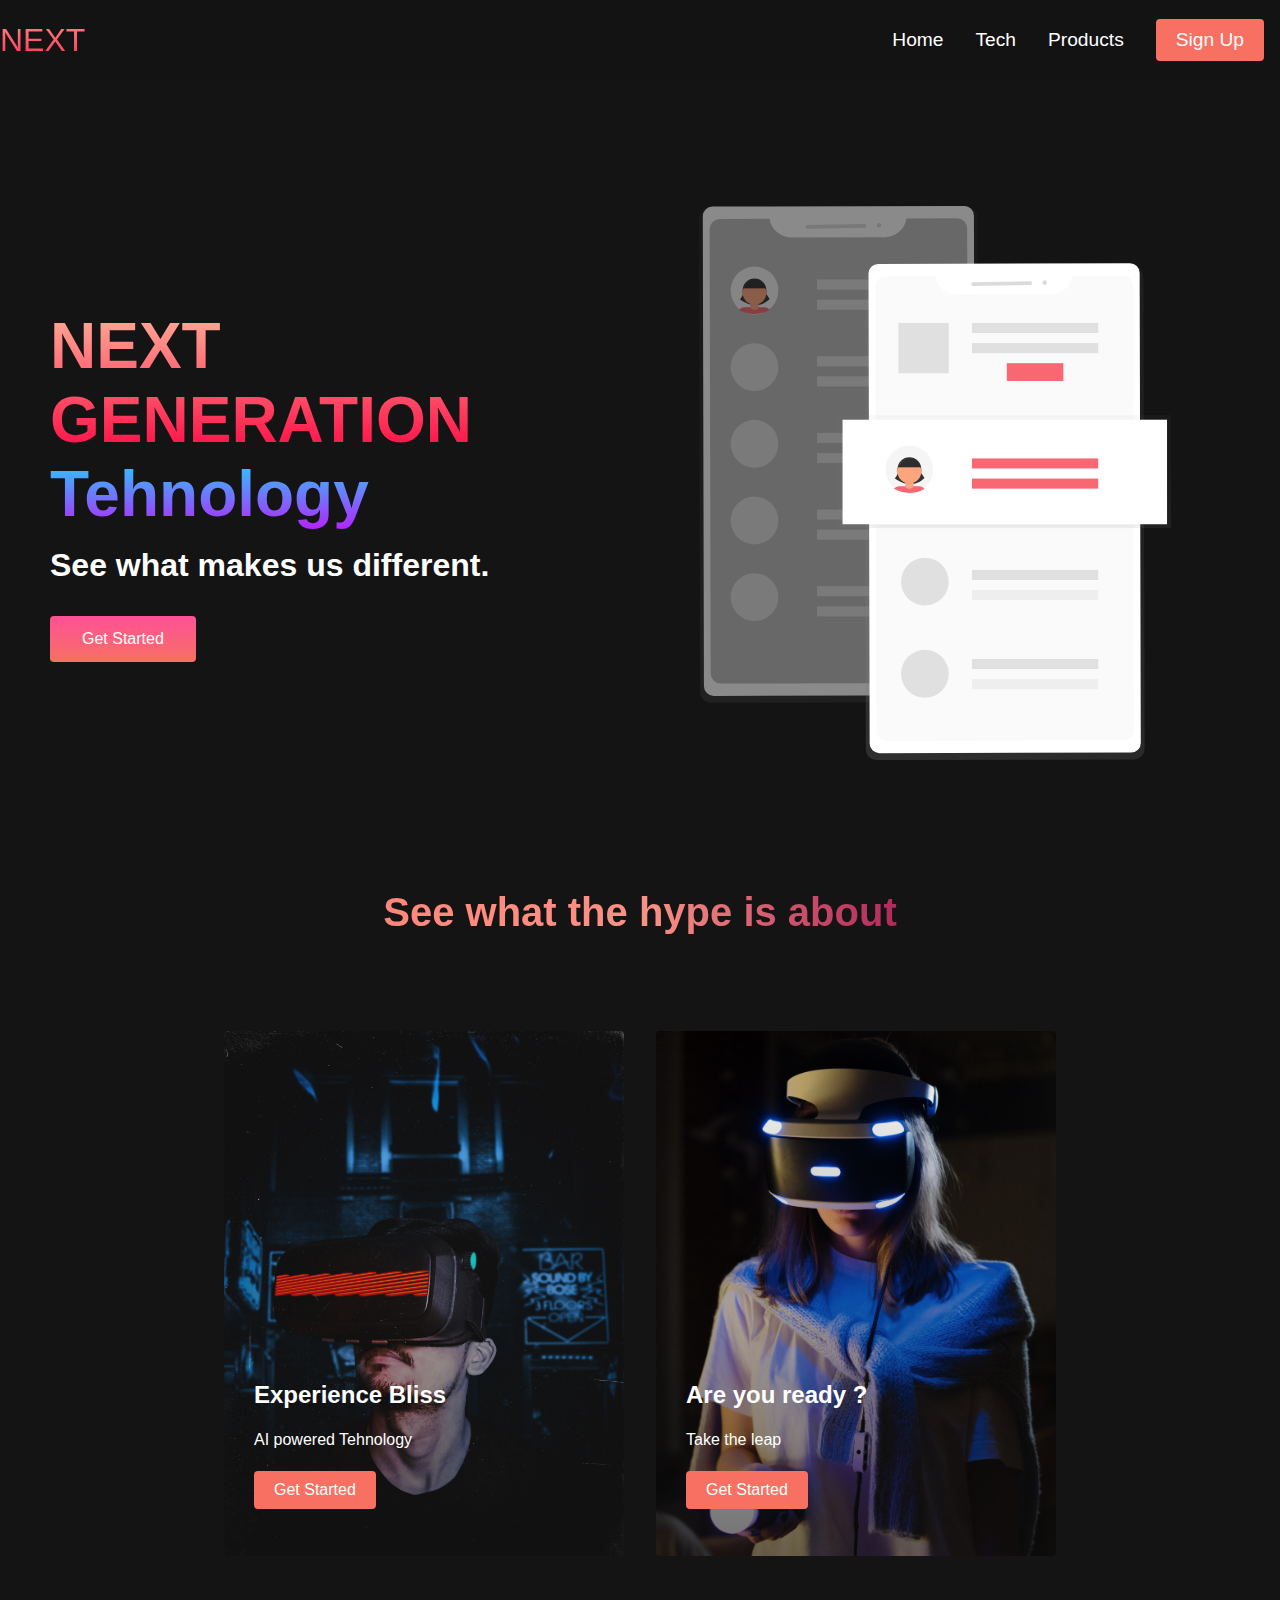
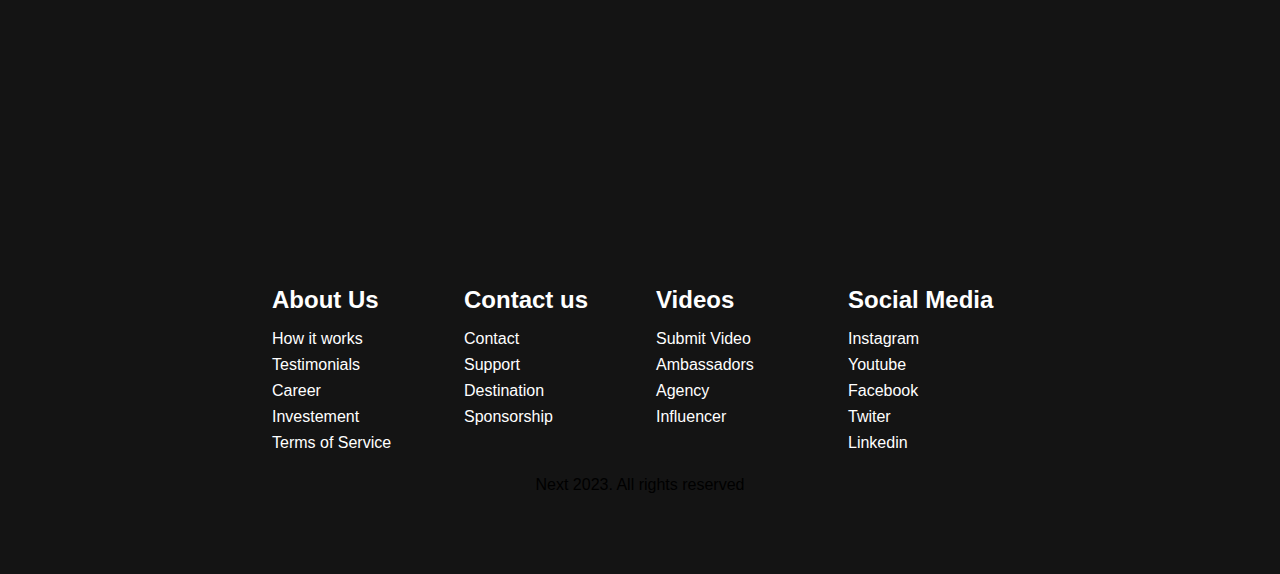
<file: index.html>
<!DOCTYPE html>
<html lang="en">
<head>
    <meta charset="UTF-8">
    <meta http-equiv="X-UA-Compatible" content="IE=edge">
    <meta name="viewport" content="width=device-width, initial-scale=1.0">
    <link rel="stylesheet" href="/style.css">
    <link rel="preconnect" href="https://fonts.googleapis.com">
<link rel="preconnect" href="https://fonts.gstatic.com" crossorigin>
<link href="https://fonts.googleapis.com/css2?family=Kumbh+Sans:wght@400;700&family=Poppins:wght@400;500;600;700&display=swap" rel="stylesheet">
    <title>Beginner Project Fully Responsive</title>
</head>
<body>
    <!-- Navbar Section-->
    <nav class="navbar">
        <div class="navbar__container">
            <a href="#" id="navbar__logo">NEXT</a>
            <div class="navbar__toggle" id="mobile-menu">
                <span class="bar"></span>
                <span class="bar"></span>
                <span class="bar"></span>
            </div>
            <ul class="navbar__menu">
                <li class="navbar__item">
                    <a href="#" class="navbar__links">Home</a>
                </li>
                <li class="navbar__item">
                    <a href="/tech.html" class="navbar__links">Tech</a>
                </li>
                <li class="navbar__item">
                    <a href="#" class="navbar__links">Products</a>
                </li>
                <li class="navbar__btn">
                    <a href="#" class="button">Sign Up</a>
                </li>
            </ul>
        </div>
    </nav>

    <!--Hero Section-->

    <div class="main">
        <div class="main__container">
            <div class="main__content">
                <h1>NEXT GENERATION</h1>
                <h2>Tehnology</h2>
                <p>See what makes us different.</p>
                <button class="main__btn">
                    <a href="/">Get Started</a>
                </button>
            </div>
            <div class="main__img--container">
                <img src="images/pic1.svg" alt="pix" id="main__img">
            </div>
        </div>
    </div>


    <!--Services section-->
    <div class="services">
        <h1>See what the hype is about</h1>
        <div class="services__container">
            <div class="services__card">
                <h2>Experience Bliss</h2>
                <p>AI powered Tehnology</p>
                <button>Get Started</button>
            </div>
            <div class="services__card">
                <h2>Are you ready ?</h2>
                <p>Take the leap</p>
                <button>Get Started</button>
            </div>
        </div>
    </div>

    <!--footer section-->

    <div class="footer__container">
        <div class="footer__links">
            <div class="footer__link--wrapper">
                <div class="footer_link--items">
                    <h2>About Us</h2>
                    <a href="/sign__up">How it works</a>
                    <a href="/">Testimonials</a>
                    <a href="/">Career</a>
                    <a href="/">Investement</a>
                    <a href="/">Terms of Service</a>
                </div>
                <div class="footer_link--items">
                    <h2>Contact us</h2>
                    <a href="/">Contact</a>
                    <a href="/">Support</a>
                    <a href="/">Destination</a>
                    <a href="/">Sponsorship</a>
                </div>
            </div>
            <div class="footer__link--wrapper">
                <div class="footer_link--items">
                    <h2>Videos</h2>
                    <a href="/">Submit Video</a>
                    <a href="/">Ambassadors</a>
                    <a href="/">Agency</a>
                    <a href="/">Influencer</a>
                </div>
                <div class="footer_link--items">
                    <h2>Social Media</h2>
                    <a href="/">Instagram</a>
                    <a href="/">Youtube</a>
                    <a href="/">Facebook</a>
                    <a href="/">Twiter</a>
                    <a href="/">Linkedin</a>
                    
                </div>
            </div>
        </div>
        <div class="social__media">
            <div class="social__media--wrap">
                <div class="footer__logo">
                    <a href="/" id="footer__logo"></a>
                </div>
                <p class="website__right">Next 2023. All rights reserved</p>
                <div class="social__icons">
                    <a href="/" class="social__icon--link" target="blank">
                        <i class="fab fa-facebook"></i>
                    </a>
                    <a href="/" class="social__icon--link" target="blank">
                        <i class="fab fa-instagram"></i>
                    </a>
                    <a href="/" class="social__icon--link" target="blank">
                        <i class="fab fa-twiter"></i>
                    </a>
                    <a href="/" class="social__icon--link" target="blank">
                        <i class="fab fa-youtube"></i>
                    </a>
                    <a href="/" class="social__icon--link" target="blank">
                        <i class="fab fa-linkedin"></i>
                    </a>
                </div>
            </div>
        </div>
    </div>






    <script src="/app.js"></script>
</body>
</html>
</file>
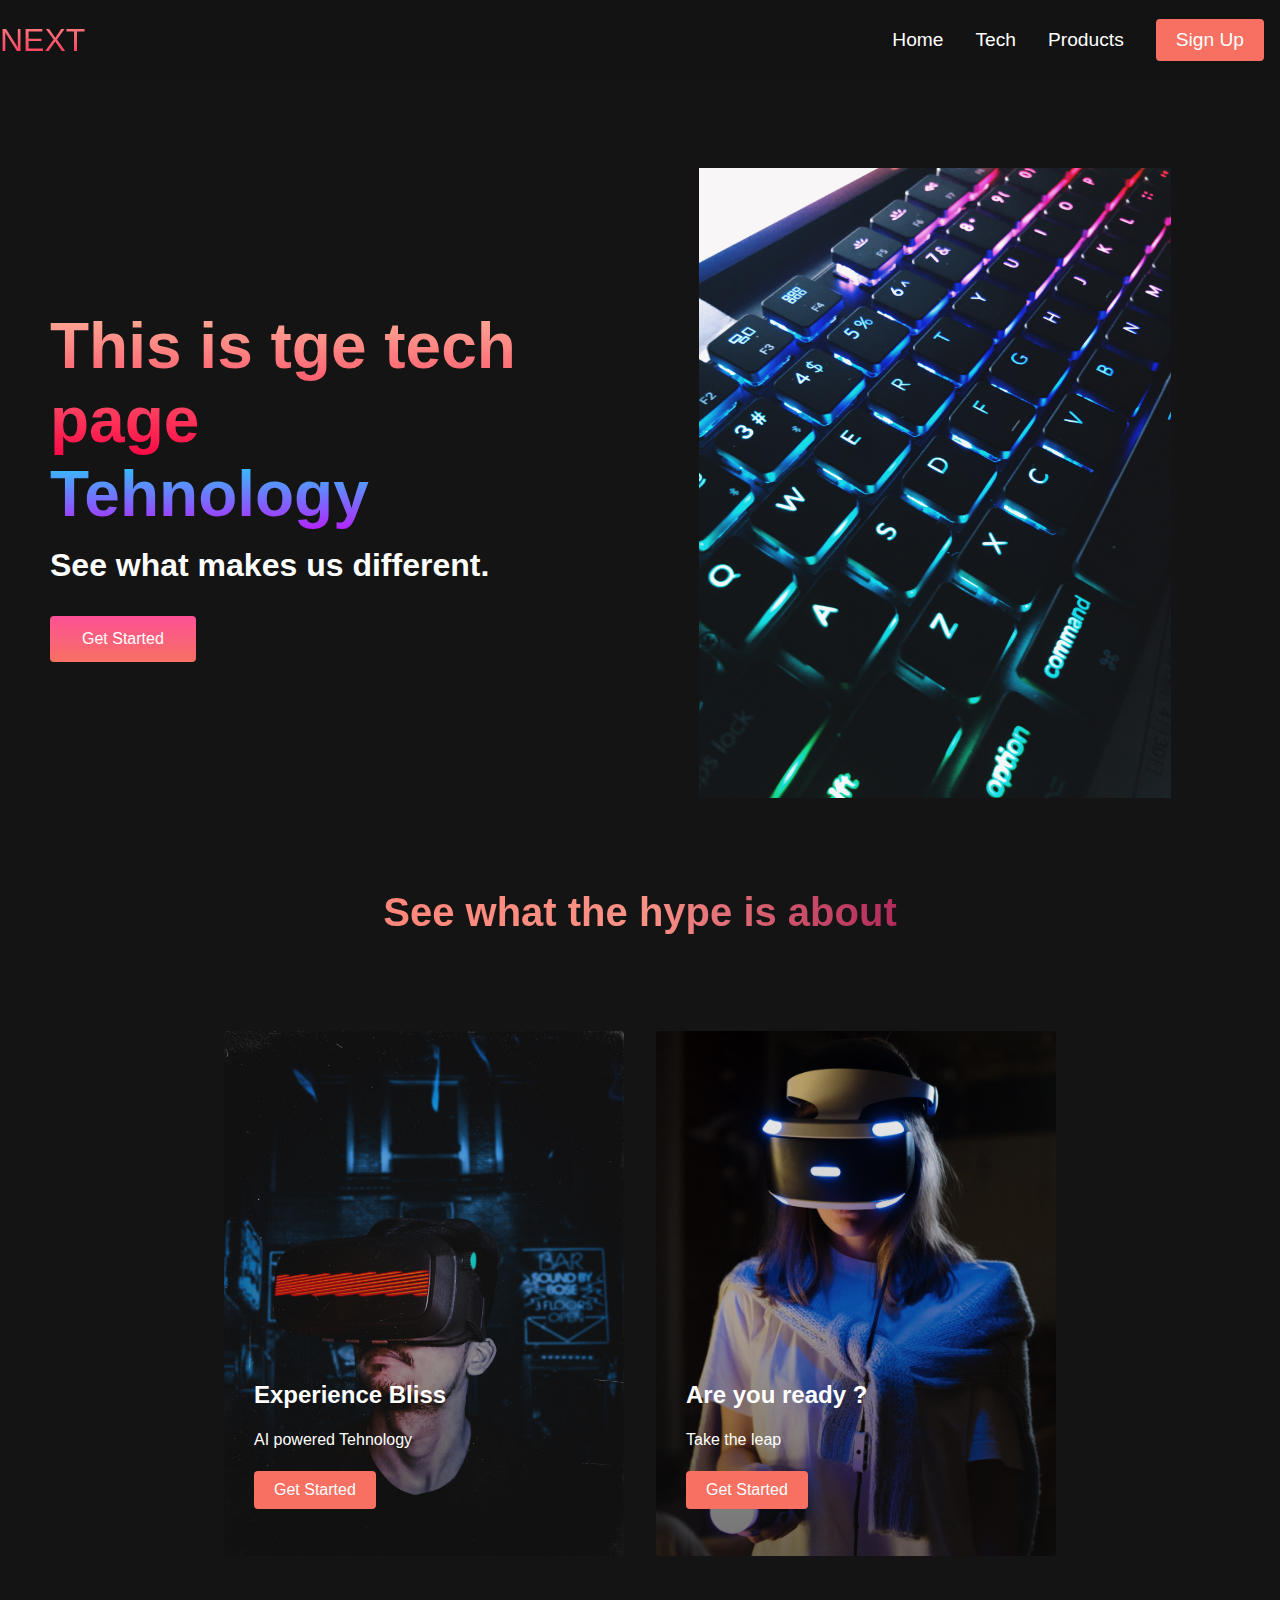
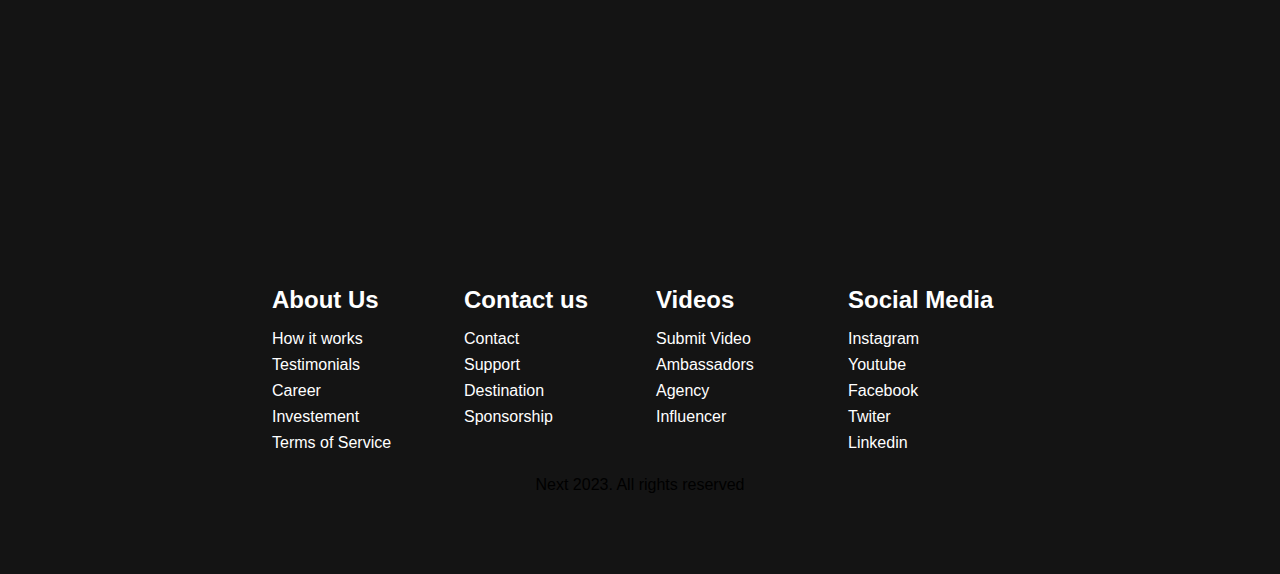
<file: tech.html>
<!DOCTYPE html>
<html lang="en">
<head>
    <meta charset="UTF-8">
    <meta http-equiv="X-UA-Compatible" content="IE=edge">
    <meta name="viewport" content="width=device-width, initial-scale=1.0">
    <link rel="stylesheet" href="/style.css">
    <link rel="preconnect" href="https://fonts.googleapis.com">
<link rel="preconnect" href="https://fonts.gstatic.com" crossorigin>
<link href="https://fonts.googleapis.com/css2?family=Kumbh+Sans:wght@400;700&family=Poppins:wght@400;500;600;700&display=swap" rel="stylesheet">
    <title>Beginner Project Fully Responsive</title>
</head>
<body>
    <!-- Navbar Section-->
    <nav class="navbar">
        <div class="navbar__container">
            <a href="#" id="navbar__logo">NEXT</a>
            <div class="navbar__toggle" id="mobile-menu">
                <span class="bar"></span>
                <span class="bar"></span>
                <span class="bar"></span>
            </div>
            <ul class="navbar__menu">
                <li class="navbar__item">
                    <a href="/index.html" class="navbar__links">Home</a>
                </li>
                <li class="navbar__item">
                    <a href="/tech.html" class="navbar__links">Tech</a>
                </li>
                <li class="navbar__item">
                    <a href="#" class="navbar__links">Products</a>
                </li>
                <li class="navbar__btn">
                    <a href="#" class="button">Sign Up</a>
                </li>
            </ul>
        </div>
    </nav>

    <!--Hero Section-->

    <div class="main">
        <div class="main__container">
            <div class="main__content">
                <h1>This is tge tech page</h1>
                <h2>Tehnology</h2>
                <p>See what makes us different.</p>
                <button class="main__btn">
                    <a href="/">Get Started</a>
                </button>
            </div>
            <div class="main__img--container">
                <img src="images/pic2.jpg" alt="pic" id="main__img">
            </div>
        </div>
    </div>


    <!--Services section-->
    <div class="services">
        <h1>See what the hype is about</h1>
        <div class="services__container">
            <div class="services__card">
                <h2>Experience Bliss</h2>
                <p>AI powered Tehnology</p>
                <button>Get Started</button>
            </div>
            <div class="services__card">
                <h2>Are you ready ?</h2>
                <p>Take the leap</p>
                <button>Get Started</button>
            </div>
        </div>
    </div>

    <!--footer section-->

    <div class="footer__container">
        <div class="footer__links">
            <div class="footer__link--wrapper">
                <div class="footer_link--items">
                    <h2>About Us</h2>
                    <a href="/sign__up">How it works</a>
                    <a href="/">Testimonials</a>
                    <a href="/">Career</a>
                    <a href="/">Investement</a>
                    <a href="/">Terms of Service</a>
                </div>
                <div class="footer_link--items">
                    <h2>Contact us</h2>
                    <a href="/">Contact</a>
                    <a href="/">Support</a>
                    <a href="/">Destination</a>
                    <a href="/">Sponsorship</a>
                </div>
            </div>
            <div class="footer__link--wrapper">
                <div class="footer_link--items">
                    <h2>Videos</h2>
                    <a href="/">Submit Video</a>
                    <a href="/">Ambassadors</a>
                    <a href="/">Agency</a>
                    <a href="/">Influencer</a>
                </div>
                <div class="footer_link--items">
                    <h2>Social Media</h2>
                    <a href="/">Instagram</a>
                    <a href="/">Youtube</a>
                    <a href="/">Facebook</a>
                    <a href="/">Twiter</a>
                    <a href="/">Linkedin</a>
                    
                </div>
            </div>
        </div>
        <div class="social__media">
            <div class="social__media--wrap">
                <div class="footer__logo">
                    <a href="/" id="footer__logo"></a>
                </div>
                <p class="website__right">Next 2023. All rights reserved</p>
                <div class="social__icons">
                    <a href="/" class="social__icon--link" target="blank">
                        <i class="fab fa-facebook"></i>
                    </a>
                    <a href="/" class="social__icon--link" target="blank">
                        <i class="fab fa-instagram"></i>
                    </a>
                    <a href="/" class="social__icon--link" target="blank">
                        <i class="fab fa-twiter"></i>
                    </a>
                    <a href="/" class="social__icon--link" target="blank">
                        <i class="fab fa-youtube"></i>
                    </a>
                    <a href="/" class="social__icon--link" target="blank"></a>
                </div>
            </div>
        </div>
    </div>






    <script src="/app.js"></script>
</body>
</html>
</file>
<file: style.css>
* {
    box-sizing: border-box;
    margin: 0;
    padding: 0;
    font-family: 'Kumb Sans', sans-serif;
}

.navbar {
    background: #131313;
    height: 80px;
    display: flex;
    justify-content: center;
    align-items: ccenter;
    font-size: 1.2rem;
    position: sticky;
    top: 0;
    z-index: 999;
}

.navbar__container {
    display: flex;
    justify-content: space-between;
    height: 80px;
    z-index: 1;
    width: 100%;
    max-width: 1300px;
    margin: 0 auto;
    pad: 0 50px;
}

#navbar__logo {
    background-color: #ff8177;
    background-image: linear-gradient(to top, #ff0844 0%, #ffb199 100%);
    background-size: 100%;
    -webkit-background-clip: text;
    -moz-background-clip: text;
    -webkit-text-fill-color: transparent;
    -moz-text-fill-color: transparent;
    display: flex;
    align-items: center;
    cursor: pointer;
    text-decoration: none;
    font-size: 2rem;
}

.fa-gem {
    margin-right: 0.5rem;
}

.navbar__menu {
    display: flex;
    align-items: center;
    list-style: none;
    text-align: center;
}

.navbar__item{
    height: 80px;
}

.navbar__links {
    color: #fff;
    display: flex;
    align-items: center;
    justify-content: center;
    text-decoration: none;
    padding: 0 1rem;
    height: 100%;

}

.navbar__btn {
    display: flex;
    justify-content: center;
    align-items: center;
    padding: 0 1rem;
    width: 100%;

}

.button {
    display: flex;
    justify-content: ccenter;
    align-items: center;
    text-decoration: none;
    padding: 10px 20px;
    height: 100%;
    width: 100%;
    border: none;
    outline: none;
    border-radius: 4px;
    background: #f77062;
    color: #fff
}

.button:hover{
    background: #4837ff;
    transition: all 0.3s ease;
}

.navbar__links:hover{
    color:#f77062;
    transition: all 0.3s ease;
}

@media screen and (max-width: 960px){
    .navbar__container{
        display: flex;
        justify-content: space-between;
        height: 80px;
        z-index: 1;
        width: 100%;
        max-width: 1300px;
        padding: 0;
    }

    /* mai jos am creat animatia care vine de sus adica top -1000px
    practic i-am zis la top sa ia valoarea de minus 1000 pentru a asigura  ca nu se vede
    iar cand dau click  se seteaza top inapoi */
    .navbar__menu{
        display: grid;
        grid-template-columns: auto;
        margin: 0;
        width: 100%;
        position: absolute;
        top: -1000px;
        opacity: 0;
        transition: all 0.5s ease;
        height: 50vh;
        z-index: -1;
        background: #131313;

    }

    .navbar__menu.active {
        background: #131313;
        top: 100%;
        opacity: 1;
        transition: all 0.5s ease;
        z-index: 99;
        height: 50vh;
        font-size: 1.6rem;
    }

    #navbar__logo {
        padding-left: 25px;
    }

    .navbar__toggle .bar {
        width: 25px;
        height: 3px;
        margin: 5px auto;
        transition: all 0.3s ease-in-out;
        background: #fff;
    }

    .navbar__item {
        width: 100%;

    }
    .navbar__links {
        text-align: center;
        padding: 2rem;
        width: 100%;
        display: table;
    }

    #mobile-menu {
        position: absolute;
        top: 20%;
        right: 5%;
        transform: translate(5%, 20%);
    }
    .navbar__btn {
        padding-bottom: 2rem;
    }

    .button {
        display: flex;
        justify-content: center;
        align-items: center;
        width: 80%;
        height: 80px;
        margin: 0;
    }

    .navbar__toggle .bar {
        display: block;
        cursor: pointer;
    }

    /* animatia aia cu x cand dispare*/
    #mobile-menu.is-active .bar:nth-child(2){
        opacity: 0;
    }

    #mobile-menu.is-active .bar:nth-child(1){
        transform: translateY(8px) rotate(45deg);
    }
    #mobile-menu.is-active .bar:nth-child(3){
        transform: translateY(-8px) rotate(-45deg);
    }
}

/* hero section css*/

.main {
    background-color: #141414;
}

.main__container {
    display: grid;
    grid-template-columns: 1fr 1fr;
    align-items: center;
    justify-self: center;
    margin: 0 auto;
    height: 90vh;
    background-color: #141414;
    z-index: 1;
    width: 100%;
    max-width: 1300px;
    padding: 0 50px;

}

.main__content h1 {
    font-size: 4rem;
    background-color: #ff8177;
    background-image: linear-gradient(to top, #ff0844 0%, #ffb199 100% );
    background-size: 100%;
    -webkit-background-clip: text;
    -moz-background-clip: text;
    -webkit-text-fill-color: transparent;
    -moz-text-fill-color:transparent;
   
}

.main__content h2{
    font-size: 4rem;
    background-color: #ff8177;
    background-image: linear-gradient(to top, #b721ff 0%, #21d4fd 100% );
    background-size: 100%;
    -webkit-background-clip: text;
    -moz-background-clip: text;
    -webkit-text-fill-color: transparent;
    -moz-text-fill-color: transparent;
}

.main__content p {
    margin-top: 1rem;
    font-size: 2rem;
    font-weight: 700;
    color: white;
}

.main__btn {
    font-size: 1rem;
    background-image: linear-gradient(to top, #f77062 0%, #fe5196 100%);
    padding: 14px 32px;
    border: none;
    border-radius: 4px;
    color: #fff;
    margin-top: 2rem;
    cursor: pointer;
    position: relative;
    transition: all 0.35s;
    outline: none;
}

.main__btn a {
    position: relative;
    z-index: 2;
    color: #fff;
    text-decoration: none;
}

.main__btn:after {
   position: absolute;
   content: "";
   top: 0;
   left: 0;
   width: 0;
   height: 100%;
   background: #4837ff;
   transition: all 0.35s;
   border-radius: 4px; 
}

.main__btn:hover {
    color: #fff;
    
}

.main__btn:hover:after{
    width: 100%;
}

.main__img--container {
    text-align: center;
}

#main__img {
    height: 80%;
    width: 80%;
}

/* mobile responsive*/

@media screen and (max-width: 768px) {
    .main__container {
        display: grid;
        grid-template-columns: auto;
        align-items: center;
        justify-self: center;
        width: 100%;
        margin: 0 auto;
        height: 90vh;
    }
    .main__content {
        text-align: center;
        margin-bottom: 4rem;

    }
    .main__content h1 {
        font-size: 2.5rem;
        margin-top: 2rem;
    }

    .main__content h2 {
        font-size: 3rem;
    }
    .main__content p {
        margin-top: 1rem;
        font-size: 1.5rem;
    }
}

@media screen and (max-width: 480px){
    .main__content h1 {
        font-size: 2rem;
        margin-top: 3rem;
    }

    .main__content h2 {
        font-size: 2rem;
    }
    .main__content p {
        margin-top: 2rem;
        font-size: 1.5rem;
    }
    .main__btn {
        padding: 12px 36px;
        margin: 2.5rem 0;
    }
}

/* services section css*/

.services {
    background: #141414;
    display: flex;
    flex-direction: column;
    align-items: center;
    height: 100vh;
}

.services h1 {
    background-color: #ff8177;
    background-image: linear-gradient(to right,
      #ff8177 0%,
      #ff867a 0%, 
      #ff8c7f 21%,
      #f99185 52%,
      #cf556c 78%,
      #b12a5b 100%
      );
      background-size: 100%;
      margin-bottom: 5rem;
      font-size: 2.5rem;
      -webkit-background-clip: text;
      -moz-background-clip: text;
      -webkit-text-fill-color: transparent;
      -moz-text-fill-color: transparent;
}

.services__container {
    display: flex;
    justify-content: center;
    flex-wrap: wrap;
}

.services__card {
    margin: 1rem;
    height: 525px;
    width: 400px;
    border-radius: 4px;
    background-image: linear-gradient(to bottom,
     rgba(0,0,0,0) 0%, 
     rgba(17,17,17,0.6)100%), 
     url('/images/pic3.jpg');
    background-size: cover;
    position: relative;
    color: #fff;
}

.services__card:nth-child(2){
    background-image: linear-gradient(to bottom,
     rgba(0,0,0,0) 0%, 
     rgba(17,17,17,0.6)100%), 
     url('/images/pic4.jpg');
}

.services h2{
    position: absolute;
    top: 350px;
    left: 30px;
}

.services__card p{
    position: absolute;
    top: 400px;
    left: 30px;
}

.services__card button {
    color: #fff;
    padding: 10px 20px;
    border: none;
    outline: none;
    border-radius: 4px;
    background: #f77062;
    position: absolute;
    top: 440px;
    left: 30px;
    font-size: 1rem;
    cursor: pointer;
}

.services__card:hover{
    transform: scale(1.075);
    transition: 0.2s ease-in;
    cursor: pointer;
}

@media screen and (max-width: 960px){
    .services {
        height: 1600px;
    }
    .service h1 {
        font-size: 2rem;
        margin-top: 12rem;
    }
}

@media screen and (max-width: 480px) {
    .services {
        height: 1400px;
    }
    .services h1{
        font-size: 1.2rem;
    }
    .service__card {
        width: 300px;
    }
}

/* footer css */

.footer__container {
    background-color: #141414;
    padding: 5rem 0;
    display: flex;
    flex-direction: column;
    justify-content: center;
    align-items: center;
}

#footer__logo {
    color: #ffff;
    display: flex;
    align-items: center;
    cursor: pointer;
    text-decoration: none;
    font-size: 2rem;
}

.footer__links {
    width: 100%;
    max-width: 1000px;
    display: flex;
    justify-content: center;
}

.footer__link--wrapper {
    display: flex;
}

.footer_link--items{
    display: flex;
    flex-direction: column;
    align-items: flex-start;
    margin: 16px;
    text-align: left;
    width: 160px;
    box-sizing: border-box;
}

.footer_link--items h2{
    margin-bottom: 16px;
}

.footer_link--items > h2 {
    color: #fff;
}

.footer_link--items a {
    color: #fff;
    text-decoration: none;
    margin-bottom: 0.5rem;
}

.footer_link--items a:hover{
    color: white;
    transition: 0.3s ease-out;
}

/*social icons*/

.social__icon--link {
    color: white;
}

@media screen and (max-width: 820px){
    .footer__links {
        padding-top: 2rem;
    }
    #footer__logo {
        margin-bottom: 2rem;
    }
    .website__rights {
        margin-bottom: 2rem;
    }
    .footer__link--wrapper {
        flex-direction: column;
    }
    .social__media--wrap {
        flex-direction: column;
    }
}

@media screen and (max-width: 480px){
    .footer_link--items {
        margin: 0;
        padding: 10px;
        width: 100%;
    }
}
</file>
